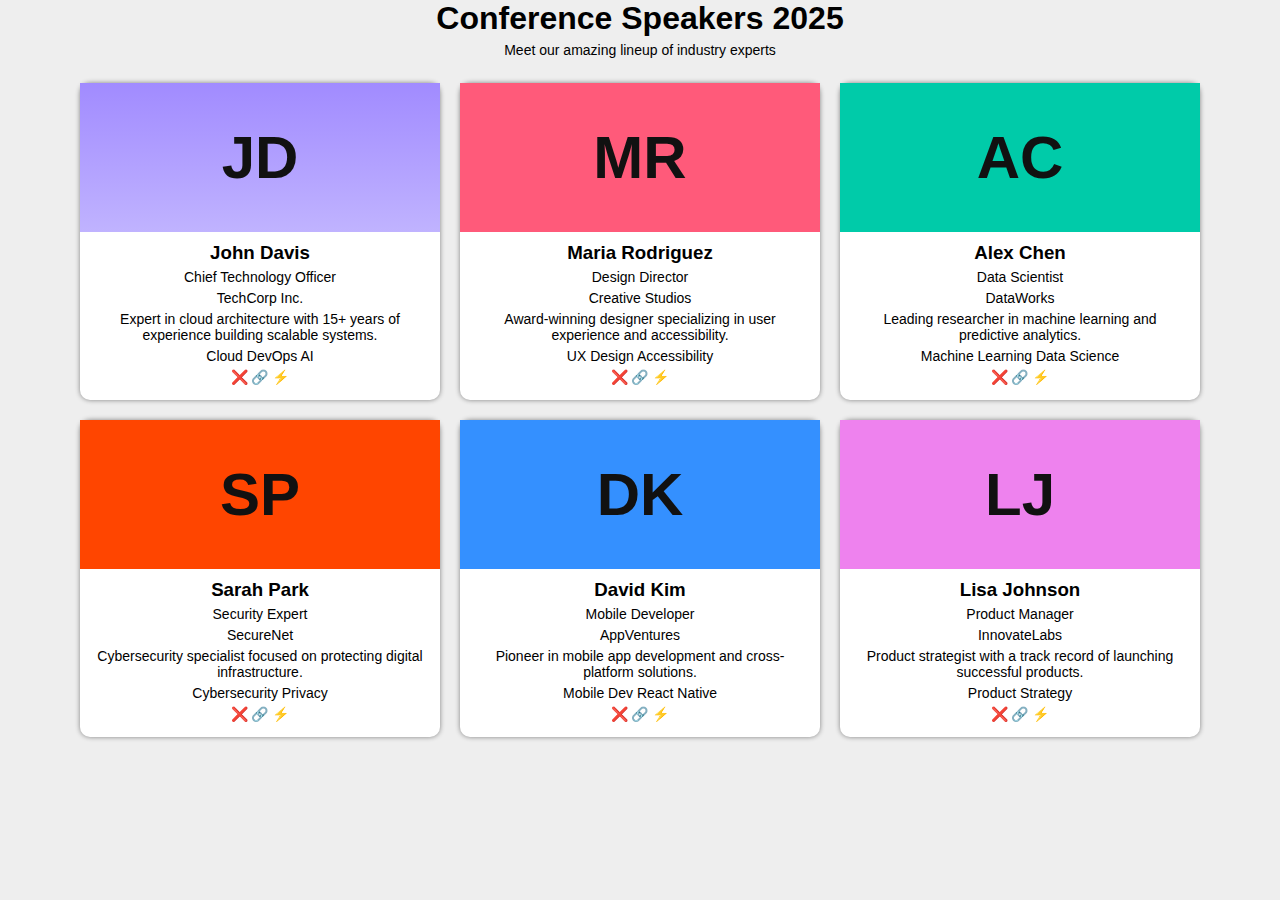
<file: index.html>
<!DOCTYPE html>
<html lang="en">
<head>
    <meta charset="UTF-8">
    <meta name="viewport" content="width=device-width, initial-scale=1.0">
    <title>Project oct 2025</title>
    <link rel="stylesheet" href="style.css">
</head>
<body>

<h1>Conference Speakers 2025</h1>
<p class="sub">Meet our amazing lineup of industry experts</p>

<div class="cards">


  <!--Card 1-->
  <div class="card">
    <div class="color1" id="box">JD</div>
    <h3>John Davis</h3>
    <p class="role">Chief Technology Officer</p>
    <p>TechCorp Inc.</p>
    <p class="desc">Expert in cloud architecture with 15+ years of experience building scalable systems.</p>
    <p class="tags">Cloud DevOps AI</p>
    <p class="icons">❌ 🔗 ⚡</p>
  </div>

  <!--Card 2-->
  <div class="card">
    <div class="color2" id="box">MR</div>
    <h3>Maria Rodriguez</h3>
    <p class="role">Design Director</p>
    <p>Creative Studios</p>
    <p class="desc">Award-winning designer specializing in user experience and accessibility.</p>
    <p class="tags">UX Design Accessibility</p>
    <p class="icons">❌ 🔗 ⚡</p>
  </div>

  <!--Card 3-->
  <div class="card">
    <div class="color3" id="box">AC</div>
    <h3>Alex Chen</h3>
    <p class="role">Data Scientist</p>
    <p>DataWorks</p>
    <p class="desc">Leading researcher in machine learning and predictive analytics.</p>
    <p class="tags">Machine Learning Data Science</p>
    <p class="icons">❌ 🔗 ⚡</p>
  </div>

  <!--Card 4-->
  <div class="card">
    <div class="color4" id="box">SP</div>
    <h3>Sarah Park</h3>
    <p class="role">Security Expert</p>
    <p>SecureNet</p>
    <p class="desc">Cybersecurity specialist focused on protecting digital infrastructure.</p>
    <p class="tags">Cybersecurity Privacy</p>
    <p class="icons">❌ 🔗 ⚡</p>
  </div>

  <!--Card 5-->
  <div class="card">
    <div class="color5" id="box">DK</div>
    <h3>David Kim</h3>
    <p class="role">Mobile Developer</p>
    <p>AppVentures</p>
    <p class="desc">Pioneer in mobile app development and cross-platform solutions.</p>
    <p class="tags">Mobile Dev React Native</p>
    <p class="icons">❌ 🔗 ⚡</p>
  </div>

  <!--Card 6-->
  <div class="card">
    <div class="color6" id="box">LJ</div>
    <h3>Lisa Johnson</h3>
    <p class="role">Product Manager</p>
    <p>InnovateLabs</p>
    <p class="desc">Product strategist with a track record of launching successful products.</p>
    <p class="tags">Product Strategy</p>
    <p class="icons">❌ 🔗 ⚡</p>

  </div>
</div>
</body>
</html>
</file>
<file: style.css>
*{
    margin: 0;
    padding: 0;
    box-sizing: border-box;
}

/*Font and textalight + background*/
body{
 font-family:arial;
 text-align:center;
 background:#eee
}

/*Cards (container)*/
.cards{
    width:1200px;
margin:25px auto;
display:flex;

flex-wrap:wrap; 
justify-content:center;

gap:20px;

}
/*Cards by themselfs*/
.card{
 background:white;
 width:360px;
 border-radius:10px;
 box-shadow:0 0 5px gray;
 padding-bottom:10px;
}

/*Color box properties*/
#box{
 font-size:60px;
 padding:40px 0;
 color:#111;
 font-weight:bold;
}

/*colors for the boxes*/
.color1{
 background:linear-gradient(#a18bff,#c0b3ff)
}

.color2{
 background:#ff5a7a
}

.color3{
 background:#00cba9
}

.color4{
 background:orangered
}

.color5{
 background:#3490ff
}

.color6{
 background:violet
}

/*Is this indestry standard???*/

/*box margin edits*/
h3{
    margin:10px 0 5px 0
}

/*Content font sizes*/
p{
    font-size:14px; margin:5px 15px
}
</file>
